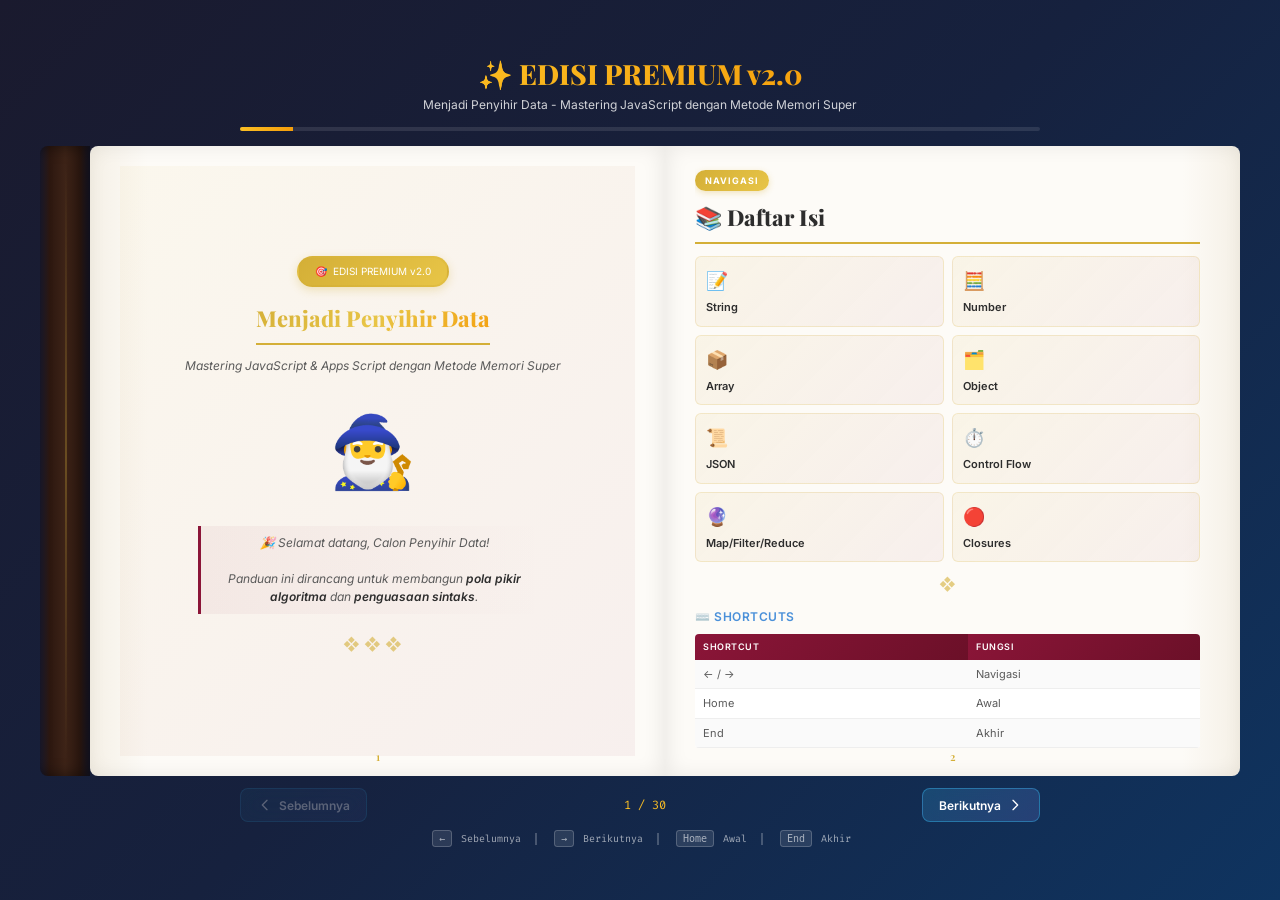
<file: ebook.html>
<!DOCTYPE html>
<html lang="id">
<head>
    <meta charset="UTF-8">
    <meta name="viewport" content="width=device-width, initial-scale=1.0">
    <title>✨ EDISI PREMIUM v2.0 - Menjadi Penyihir Data</title>
    <link href="https://fonts.googleapis.com/css2?family=Playfair+Display:wght@400;600;700;800;900&family=Inter:wght@300;400;500;600;700&family=Fira+Code:wght@400;500;600&display=swap" rel="stylesheet">
    <style>
        :root {
            --cream: #FDFBF7;
            --cream-dark: #F5F0E6;
            --ink: #2D2D2D;
            --ink-light: #5A5A5A;
            --gold: #D4AF37;
            --gold-light: #E8C547;
            --burgundy: #8B1538;
            --navy: #1A2238;
            --accent-blue: #4A90D9;
        }

        * {
            margin: 0;
            padding: 0;
            box-sizing: border-box;
        }

        html, body {
            width: 100%;
            height: 100%;
            overflow: hidden;
        }

        body {
            font-family: 'Inter', -apple-system, BlinkMacSystemFont, sans-serif;
            background: linear-gradient(135deg, #1a1a2e 0%, #16213e 50%, #0f3460 100%);
            display: flex;
            justify-content: center;
            align-items: center;
            padding: 20px;
        }

        .ebook-wrapper {
            width: 100%;
            max-width: 1400px;
            display: flex;
            flex-direction: column;
            align-items: center;
            justify-content: center;
        }

        .ebook-header {
            text-align: center;
            margin-bottom: 15px;
            color: #fff;
            flex-shrink: 0;
        }

        .ebook-header h1 {
            font-family: 'Playfair Display', serif;
            font-size: 28px;
            font-weight: 800;
            background: linear-gradient(135deg, #fbbf24, #f59e0b);
            -webkit-background-clip: text;
            background-clip: text;
            -webkit-text-fill-color: transparent;
            margin-bottom: 5px;
        }

        .ebook-header p {
            font-size: 12px;
            opacity: 0.8;
        }

        .progress-container {
            background: rgba(255,255,255,0.1);
            border-radius: 10px;
            height: 4px;
            width: 100%;
            max-width: 800px;
            margin-bottom: 15px;
            overflow: hidden;
            flex-shrink: 0;
        }

        .progress-bar {
            height: 100%;
            background: linear-gradient(90deg, #fbbf24, #f59e0b, #fbbf24);
            background-size: 200% 100%;
            animation: shimmer 2s infinite;
            transition: width 0.4s ease;
        }

        @keyframes shimmer {
            0% { background-position: 200% 0; }
            100% { background-position: -200% 0; }
        }

        .book-container {
            display: flex;
            justify-content: center;
            perspective: 2000px;
            flex-grow: 1;
            width: 100%;
            align-items: center;
        }

        .book {
            display: flex;
            width: 100%;
            max-width: 1200px;
            height: 100%;
            max-height: 650px;
            position: relative;
            transform-style: preserve-3d;
        }

        .book-spine {
            width: 50px;
            background: linear-gradient(90deg, 
                #1a1a2e 0%, 
                #2D1810 20%, 
                #3D2317 50%, 
                #2D1810 80%, 
                #1a1a2e 100%);
            border-radius: 8px 0 0 8px;
            position: relative;
            box-shadow: inset -5px 0 15px rgba(0,0,0,0.5);
            flex-shrink: 0;
        }

        .book-spine::before {
            content: '';
            position: absolute;
            top: 20px;
            bottom: 20px;
            left: 50%;
            width: 2px;
            background: linear-gradient(180deg, 
                transparent, 
                rgba(212, 175, 55, 0.3), 
                transparent);
        }

        .page {
            flex: 1;
            background: var(--cream);
            padding: 20px 30px;
            position: relative;
            overflow: hidden;
            display: flex;
            flex-direction: column;
        }

        .page.left {
            background: linear-gradient(to right, #F5F0E6 0%, #FDFBF7 10%, #FDFBF7 100%);
            border-radius: 8px 0 0 8px;
            box-shadow: inset -3px 0 20px rgba(0,0,0,0.08);
        }

        .page.right {
            background: linear-gradient(to left, #F5F0E6 0%, #FDFBF7 10%, #FDFBF7 100%);
            border-radius: 0 8px 8px 0;
            box-shadow: inset 3px 0 20px rgba(0,0,0,0.08);
        }

        .page-content {
            flex: 1;
            overflow-y: auto;
            line-height: 1.5;
            padding-right: 10px;
        }

        .page-content::-webkit-scrollbar {
            width: 4px;
        }

        .page-content::-webkit-scrollbar-track {
            background: rgba(0,0,0,0.05);
        }

        .page-content::-webkit-scrollbar-thumb {
            background: var(--gold);
            border-radius: 2px;
        }

        .page-content h1 {
            font-family: 'Playfair Display', serif;
            font-size: 22px;
            font-weight: 800;
            color: var(--ink);
            margin-bottom: 12px;
            padding-bottom: 8px;
            border-bottom: 2px solid var(--gold);
        }

        .page-content h2 {
            font-family: 'Playfair Display', serif;
            font-size: 15px;
            font-weight: 700;
            color: var(--burgundy);
            margin: 14px 0 8px;
        }

        .page-content h3 {
            font-size: 12px;
            font-weight: 600;
            color: var(--accent-blue);
            margin: 12px 0 6px;
            text-transform: uppercase;
            letter-spacing: 0.5px;
        }

        .page-content h4 {
            font-size: 12px;
            font-weight: 600;
            color: var(--ink);
            margin: 10px 0 5px;
        }

        .page-content p {
            font-size: 12px;
            color: var(--ink-light);
            margin-bottom: 8px;
            text-align: justify;
        }

        .page-content strong {
            font-weight: 600;
            color: var(--ink);
        }

        .page-content code {
            font-family: 'Fira Code', monospace;
            font-size: 11px;
            background: rgba(74, 144, 217, 0.1);
            padding: 2px 5px;
            border-radius: 4px;
            color: #c7254e;
        }

        .page-content pre {
            background: linear-gradient(135deg, #1e1e2e, #2d2d44);
            color: #e0e0e0;
            border-radius: 6px;
            padding: 10px;
            margin: 8px 0;
            overflow-x: auto;
            font-family: 'Fira Code', monospace;
            font-size: 10px;
            line-height: 1.4;
            border-left: 2px solid var(--gold);
        }

        .page-content pre code {
            background: transparent;
            padding: 0;
            color: inherit;
        }

        .page-content blockquote {
            border-left: 3px solid var(--burgundy);
            padding: 8px 12px;
            margin: 8px 0;
            color: var(--ink-light);
            background: linear-gradient(90deg, rgba(139, 21, 56, 0.05), transparent);
            border-radius: 0 4px 4px 0;
            font-style: italic;
            font-size: 12px;
        }

        .page-content ul, .page-content ol {
            margin: 8px 0;
            padding-left: 18px;
        }

        .page-content li {
            margin-bottom: 5px;
            font-size: 12px;
            color: var(--ink-light);
        }

        .page-content table {
            width: 100%;
            border-collapse: collapse;
            margin: 8px 0;
            font-size: 11px;
            background: #fff;
            border-radius: 4px;
            overflow: hidden;
        }

        .page-content th {
            background: linear-gradient(135deg, var(--burgundy), #6B1028);
            color: #fff;
            font-weight: 600;
            text-align: left;
            padding: 6px 8px;
            text-transform: uppercase;
            font-size: 9px;
            letter-spacing: 0.5px;
        }

        .page-content td {
            padding: 6px 8px;
            border-bottom: 1px solid #eee;
            color: var(--ink-light);
        }

        .page-content tr:nth-child(even) {
            background: #fafafa;
        }

        .chapter-badge {
            display: inline-block;
            background: linear-gradient(135deg, var(--gold), var(--gold-light));
            color: #fff;
            padding: 4px 10px;
            border-radius: 15px;
            font-size: 9px;
            font-weight: 700;
            text-transform: uppercase;
            letter-spacing: 1px;
            margin-bottom: 10px;
            box-shadow: 0 2px 6px rgba(212, 175, 55, 0.3);
        }

        .tip-box {
            background: linear-gradient(135deg, rgba(52, 211, 153, 0.1), rgba(52, 211, 153, 0.05));
            border-left: 3px solid #34d399;
            border-radius: 4px;
            padding: 8px;
            margin: 8px 0;
            font-size: 11px;
        }

        .warning-box {
            background: linear-gradient(135deg, rgba(248, 113, 113, 0.1), rgba(248, 113, 113, 0.05));
            border-left: 3px solid #f87171;
            border-radius: 4px;
            padding: 8px;
            margin: 8px 0;
            font-size: 11px;
        }

        .page-number {
            position: absolute;
            bottom: 12px;
            left: 50%;
            transform: translateX(-50%);
            font-family: 'Playfair Display', serif;
            font-size: 11px;
            color: var(--gold);
            font-weight: 600;
        }

        .nav-container {
            display: flex;
            justify-content: space-between;
            align-items: center;
            margin-top: 12px;
            width: 100%;
            max-width: 800px;
            flex-shrink: 0;
        }

        .nav-btn {
            background: linear-gradient(135deg, rgba(56, 189, 248, 0.2), rgba(129, 140, 248, 0.2));
            border: 1px solid rgba(56, 189, 248, 0.4);
            color: #fff;
            padding: 8px 16px;
            border-radius: 8px;
            cursor: pointer;
            font-family: 'Inter', sans-serif;
            font-weight: 600;
            font-size: 12px;
            display: flex;
            align-items: center;
            gap: 6px;
            transition: all 0.3s ease;
            backdrop-filter: blur(10px);
        }

        .nav-btn:hover:not(:disabled) {
            background: linear-gradient(135deg, rgba(56, 189, 248, 0.3), rgba(129, 140, 248, 0.3));
            transform: translateY(-2px);
            box-shadow: 0 5px 15px rgba(56, 189, 248, 0.3);
        }

        .nav-btn:disabled {
            opacity: 0.3;
            cursor: not-allowed;
        }

        .page-indicator {
            font-family: 'Fira Code', monospace;
            font-size: 12px;
            color: #fbbf24;
        }

        .keyboard-hint {
            font-family: 'Fira Code', monospace;
            font-size: 10px;
            color: rgba(255,255,255,0.6);
            text-align: center;
            margin-top: 10px;
            flex-shrink: 0;
        }

        .keyboard-hint kbd {
            background: rgba(255,255,255,0.1);
            padding: 2px 6px;
            border-radius: 3px;
            margin: 0 3px;
            border: 1px solid rgba(255,255,255,0.2);
        }

        .cover-page {
            display: flex;
            flex-direction: column;
            justify-content: center;
            align-items: center;
            text-align: center;
            height: 100%;
            background: linear-gradient(135deg, rgba(212, 175, 55, 0.05), rgba(139, 21, 56, 0.05));
        }

        .cover-badge {
            display: inline-flex;
            align-items: center;
            gap: 6px;
            background: linear-gradient(135deg, var(--gold), var(--gold-light));
            border: 2px solid rgba(212, 175, 55, 0.3);
            padding: 6px 16px;
            border-radius: 20px;
            font-size: 10px;
            color: #fff;
            margin-bottom: 15px;
            box-shadow: 0 3px 10px rgba(212, 175, 55, 0.3);
        }

        .cover-title {
            font-family: 'Playfair Display', serif;
            font-size: 36px;
            font-weight: 900;
            background: linear-gradient(135deg, var(--gold) 0%, var(--gold-light) 50%, #f59e0b 100%);
            -webkit-background-clip: text;
            background-clip: text;
            -webkit-text-fill-color: transparent;
            margin-bottom: 10px;
        }

        .cover-subtitle {
            font-size: 12px;
            color: var(--ink-light);
            margin-bottom: 20px;
            font-style: italic;
        }

        .cover-emoji {
            font-size: 70px;
            margin: 15px 0;
        }

        .toc-grid {
            display: grid;
            grid-template-columns: repeat(2, 1fr);
            gap: 8px;
            margin-top: 12px;
        }

        .toc-item {
            background: linear-gradient(135deg, rgba(212, 175, 55, 0.08), rgba(139, 21, 56, 0.05));
            border: 1px solid rgba(212, 175, 55, 0.2);
            border-radius: 6px;
            padding: 10px;
            cursor: pointer;
            transition: all 0.3s ease;
        }

        .toc-item:hover {
            background: linear-gradient(135deg, rgba(212, 175, 55, 0.15), rgba(139, 21, 56, 0.08));
            border-color: var(--gold);
            transform: translateX(3px);
        }

        .toc-item-icon {
            font-size: 18px;
            margin-bottom: 5px;
        }

        .toc-item-title {
            font-weight: 600;
            color: var(--ink);
            font-size: 11px;
        }

        .toc-item-page {
            font-size: 9px;
            color: var(--ink-light);
            font-family: 'Fira Code', monospace;
            margin-top: 3px;
        }

        .ornament {
            text-align: center;
            font-size: 16px;
            color: var(--gold);
            margin: 10px 0;
            opacity: 0.6;
        }

        @media (max-height: 700px) {
            .book {
                max-height: 500px;
            }
            
            .ebook-header h1 {
                font-size: 22px;
            }
            
            .cover-title {
                font-size: 28px;
            }
            
            .page-content h1 {
                font-size: 18px;
            }
        }
    </style>
</head>
<body>
    <div class="ebook-wrapper">
        <div class="ebook-header">
            <h1>✨ EDISI PREMIUM v2.0</h1>
            <p>Menjadi Penyihir Data - Mastering JavaScript dengan Metode Memori Super</p>
        </div>

        <div class="progress-container">
            <div class="progress-bar" id="progressBar"></div>
        </div>

        <div class="book-container">
            <div class="book">
                <div class="book-spine"></div>
                <div class="page left" id="pageLeft"></div>
                <div class="page right" id="pageRight"></div>
            </div>
        </div>

        <div class="nav-container">
            <button class="nav-btn" id="prevBtn" onclick="prevPage()">
                <svg width="16" height="16" fill="none" stroke="currentColor" viewBox="0 0 24 24">
                    <path stroke-linecap="round" stroke-linejoin="round" stroke-width="2" d="M15 19l-7-7 7-7"/>
                </svg>
                Sebelumnya
            </button>
            
            <div class="page-indicator">
                <span id="currentPage">1</span> / <span id="totalPages">--</span>
            </div>
            
            <button class="nav-btn" id="nextBtn" onclick="nextPage()">
                Berikutnya
                <svg width="16" height="16" fill="none" stroke="currentColor" viewBox="0 0 24 24">
                    <path stroke-linecap="round" stroke-linejoin="round" stroke-width="2" d="M9 5l7 7-7 7"/>
                </svg>
            </button>
        </div>

        <div class="keyboard-hint">
            <kbd>←</kbd> Sebelumnya &nbsp;|&nbsp; <kbd>→</kbd> Berikutnya &nbsp;|&nbsp; <kbd>Home</kbd> Awal &nbsp;|&nbsp; <kbd>End</kbd> Akhir
        </div>
    </div>

    <script>
        const pages = [
            {
                left: `<div class="page-content cover-page">
                    <div class="cover-badge"><span>🎯</span> EDISI PREMIUM v2.0</div>
                    <h1 class="cover-title">Menjadi Penyihir Data</h1>
                    <p class="cover-subtitle">Mastering JavaScript & Apps Script dengan Metode Memori Super</p>
                    <div class="cover-emoji">🧙‍♂️</div>
                    <blockquote style="max-width:350px;">
                        🎉 Selamat datang, Calon Penyihir Data!<br><br>
                        Panduan ini dirancang untuk membangun <strong>pola pikir algoritma</strong> dan <strong>penguasaan sintaks</strong>.
                    </blockquote>
                    <div class="ornament">❖ ❖ ❖</div>
                </div><div class="page-number">1</div>`,
                right: `<div class="page-content">
                    <span class="chapter-badge">Navigasi</span>
                    <h1>📚 Daftar Isi</h1>
                    <div class="toc-grid">
                        <div class="toc-item" onclick="goToPage(2)"><div class="toc-item-icon">📝</div><div class="toc-item-title">String</div></div>
                        <div class="toc-item" onclick="goToPage(8)"><div class="toc-item-icon">🧮</div><div class="toc-item-title">Number</div></div>
                        <div class="toc-item" onclick="goToPage(11)"><div class="toc-item-icon">📦</div><div class="toc-item-title">Array</div></div>
                        <div class="toc-item" onclick="goToPage(16)"><div class="toc-item-icon">🗂️</div><div class="toc-item-title">Object</div></div>
                        <div class="toc-item" onclick="goToPage(19)"><div class="toc-item-icon">📜</div><div class="toc-item-title">JSON</div></div>
                        <div class="toc-item" onclick="goToPage(21)"><div class="toc-item-icon">⏱️</div><div class="toc-item-title">Control Flow</div></div>
                        <div class="toc-item" onclick="goToPage(24)"><div class="toc-item-icon">🔮</div><div class="toc-item-title">Map/Filter/Reduce</div></div>
                        <div class="toc-item" onclick="goToPage(27)"><div class="toc-item-icon">🔴</div><div class="toc-item-title">Closures</div></div>
                    </div>
                    <div class="ornament">❖</div>
                    <h3>⌨️ Shortcuts</h3>
                    <table><tr><th>Shortcut</th><th>Fungsi</th></tr><tr><td>← / →</td><td>Navigasi</td></tr><tr><td>Home</td><td>Awal</td></tr><tr><td>End</td><td>Akhir</td></tr></table>
                </div><div class="page-number">2</div>`
            },
            {
                left: `<div class="page-content">
                    <span class="chapter-badge">Bab 0</span>
                    <h1>📝 1. String Manipulation</h1>
                    <blockquote><strong>⚔️ Persenjataan Dasar:</strong> Kuasai perkakas dasar terlebih dahulu.</blockquote>
                    <h2>🔧 toLowerCase() / toUpperCase()</h2>
                    <p><strong>MANTRA PENYERAGAM</strong> - Perbandingan case-insensitive.</p>
                    <pre><code>"Admin".toLowerCase() === "admin"\n// → true\n\n"hello".toUpperCase()\n// → "HELLO"</code></pre>
                    <h3>🧬 Unicode & Case Sensitivity</h3>
                    <p>Dalam komputer, setiap karakter diwakili oleh kode <strong>Unicode</strong>. 'A' kapital ≠ 'a' kecil.</p>
                    <h3>🔬 Algoritma toLowerCase()</h3>
                    <ol><li>Iterasi setiap karakter</li><li>Cek Unicode range (A-Z)</li><li>Jika kapital, +32 ke Unicode</li><li>Build string baru</li><li>Return hasil</li></ol>
                </div><div class="page-number">3</div>`,
                right: `<div class="page-content">
                    <div class="warning-box"><strong>⚠️ Edge Cases:</strong><ul><li>String Immutable - tidak mengubah asli!</li><li>Karakter non-huruf tidak terpengaruh</li><li>Locale: untuk Turki, gunakan toLocaleLowerCase('tr')</li></ul></div>
                    <h3>💡 Aplikasi</h3>
                    <h4>1. Validasi Email:</h4>
                    <pre><code>const email = "  User@Example.COM  ";\nconst normalized = email.trim().toLowerCase();\n// "user@example.com"</code></pre>
                    <h4>2. Case-Insensitive Search:</h4>
                    <pre><code>const products = ["Laptop", "MOUSE"];\nconst search = "mouse";\nconst found = products.filter(p => \n    p.toLowerCase().includes(search)\n);</code></pre>
                    <h4>3. Normalisasi:</h4>
                    <pre><code>function equal(s1, s2) {\n    return s1.toLowerCase() === s2.toLowerCase();\n}\nequal("Hello", "HELLO"); // true</code></pre>
                </div><div class="page-number">4</div>`
            },
            {
                left: `<div class="page-content">
                    <h2>✂️ trim() - MANTRA PEMANGKAS</h2>
                    <p>Hapus spasi di awal/akhir.</p>
                    <pre><code>"  user123  ".trim()\n// → "user123"</code></pre>
                    <h2>🔍 includes()</h2>
                    <p>Cek apakah mengandung teks.</p>
                    <pre><code>"Saya suka kopi".includes("kopi")\n// → true\n\n"JavaScript".includes("python")\n// → false</code></pre>
                    <h2>🔗 split()</h2>
                    <p>String → Array</p>
                    <pre><code>"Apel,Jeruk,Mangga".split(",")\n// → ["Apel", "Jeruk", "Mangga"]\n\n"Hello World".split(" ")\n// → ["Hello", "World"]</code></pre>
                </div><div class="page-number">5</div>`,
                right: `<div class="page-content">
                    <h2>🔄 replace() / replaceAll()</h2>
                    <p>Mengganti teks.</p>
                    <pre><code>"Rp 5.000".replace(".", "")\n// → "Rp 5000"\n\n"Halo".replaceAll("l", "r")\n// → "Haror"\n\n"bla bla".replace("bla", "x")\n// → "x bla"\n\n"bla bla".replaceAll("bla", "x")\n// → "x x"</code></pre>
                    <h2>📏 padStart() / padEnd()</h2>
                    <pre><code>"7".padStart(3, "0")\n// → "007"\n\n"42".padEnd(5, "*")\n// → "42***"\n\nfunction formatInvoice(num) {\n    return "INV-" + num.toString()\n        .padStart(6, '0');\n}\nformatInvoice(123); // "INV-000123"</code></pre>
                    <h2>💬 Template Literals</h2>
                    <pre><code>const nama = "Budi";\nconst skor = 95;\n\n// Cara baru\nconst greeting = \`Halo \${nama}, \nskor: \${skor}\`;\n// "Halo Budi, skor: 95"</code></pre>
                </div><div class="page-number">6</div>`
            },
            {
                left: `<div class="page-content">
                    <h2>🧠 Latihan: Pembersih Data</h2>
                    <blockquote><strong>🎯 Skenario:</strong> Input user berantakan dengan spasi dan case tidak konsisten.</blockquote>
                    <h3>Langkah:</h3>
                    <ol><li><strong>Trim:</strong> <code>trim()</code></li><li><strong>Lowercase:</strong> <code>toLowerCase()</code></li><li><strong>Pecah:</strong> <code>split(" ")[0]</code></li></ol>
                    <pre><code>const input = "  BUDI SANTOSO  ";\n\nconst namaDepan = input\n    .trim()\n    .toLowerCase()\n    .split(" ")[0];\n\nconsole.log(namaDepan); // "budi"</code></pre>
                    <div class="tip-box"><strong>💡 Tips:</strong> Method chaining membuat kode lebih clean!</div>
                    <h2>⚔️ Latihan</h2>
                    <table><tr><th>Level</th><th>Tantangan</th></tr><tr><td>1</td><td>Sensor Kata</td></tr><tr><td>2</td><td>Inisial Nama</td></tr><tr><td>3</td><td>Slugify</td></tr></table>
                </div><div class="page-number">7</div>`,
                right: `<div class="page-content">
                    <h3>✅ Solusi</h3>
                    <h4>LEVEL 1: Sensor Kata</h4>
                    <pre><code>function sensor(kalimat, kata) {\n    const s = "*".repeat(kata.length);\n    return kalimat.replaceAll(kata, s);\n}\n\nsensor("Anjing galak", "Anjing");\n// → "****** galak"</code></pre>
                    <h4>LEVEL 2: Inisial Nama</h4>
                    <pre><code>function inisial(nama) {\n    return nama\n        .split(" ")\n        .map(k => k[0].toUpperCase() + ".")\n        .join(" ");\n}\n\ninisial("Budi Santoso");\n// → "B. S."</code></pre>
                    <h4>LEVEL 3: Slugify</h4>
                    <pre><code>function slugify(teks) {\n    return teks\n        .toLowerCase()\n        .trim()\n        .split(" ")\n        .join("-");\n}\n\nslugify("Belajar JS");\n// → "belajar-js"</code></pre>
                </div><div class="page-number">8</div>`
            },
            {
                left: `<div class="page-content">
                    <h2>🧬 String Deep Dive</h2>
                    <h3>📖 Apa itu String?</h3>
                    <p>String adalah urutan karakter. Jika Object adalah <strong>kamus</strong> dan Array adalah <strong>daftar belanja</strong>, maka String adalah <strong>kalimat</strong>.</p>
                    <pre><code>const nama = "Budi";\n// ["B", "u", "d", "i"]\n\nnama[0] // → "B"\nnama[1] // → "u"\nnama.length // → 4</code></pre>
                    <h3>🎯 Mengapa Penting?</h3>
                    <ol><li>Input Processing</li><li>Data Parsing</li><li>Template Generation</li><li>URL/Slug Creation</li><li>Data Cleaning</li></ol>
                    <h3>📚 Framework Algoritmik</h3>
                    <pre><code>┌──────────────────────────────┐\n│  1. ANALISIS INPUT/OUTPUT    │\n│     - Input: String seperti? │\n│     - Output: apa?           │\n│     - Transformasi: apa?     │\n└──────────────────────────────┘\n           ↓\n┌──────────────────────────────┐\n│  2. OPERASI DASAR            │\n│     - Akses: str[index]      │\n│     - Slice: slice()         │\n│     - Search: includes()     │\n│     - Replace: replace()     │\n│     - Split/Join             │\n└──────────────────────────────┘</code></pre>
                </div><div class="page-number">9</div>`,
                right: `<div class="page-content">
                    <h3>🔬 Step-by-Step Guide</h3>
                    <h4>1. MENGAKSES KARAKTER</h4>
                    <pre><code>const teks = "Hello World";\n\n// Bracket notation\nteks[0]  // "H"\nteks[4]  // "o"\n\n// charAt()\nteks.charAt(5);  // " "\n\n// Loop\nfor (let i = 0; i < teks.length; i++) {\n    console.log(teks[i]);\n}\n\n// for...of\nfor (const c of teks) {\n    console.log(c);\n}</code></pre>
                    <h4>2. SLICING</h4>
                    <pre><code>const kalimat = "JavaScript";\n\nkalimat.slice(0, 4);\n// → "Java"\n\nkalimat.slice(4);\n// → "Script"\n\nkalimat.slice(-3);\n// → "ipt"\n\n// Extract nama depan\n"Budi Santoso".split(" ")[0];\n// → "Budi"</code></pre>
                </div><div class="page-number">10</div>`
            },
            {
                left: `<div class="page-content">
                    <h4>3. MENCARI SUBSTRING</h4>
                    <pre><code>const email = "budi@example.com";\n\n// includes()\nemail.includes("@");  // true\nemail.includes("gmail");  // false\n\n// indexOf()\nemail.indexOf("@");  // 4\nemail.indexOf("z");  // -1\n\n// Validasi email\nfunction isValidEmail(email) {\n    if (!email.includes("@")) return false;\n    if (email.indexOf("@") === 0) return false;\n    const at = email.indexOf("@");\n    const after = email.slice(at);\n    if (!after.includes(".")) return false;\n    return true;\n}</code></pre>
                    <h4>4. REPLACE</h4>
                    <pre><code>const kalimat = "Saya suka kopi";\n\nkalimat.replace("suka", "cinta");\n// "Saya cinta kopi"\n\nkalimat.replaceAll("a", "o");\n// "Soyo suko kopi"\n\n// Sensor kata\nfunction sensor(kalimat, kata) {\n    return kalimat.replaceAll(\n        kata, \n        "*".repeat(kata.length)\n    );\n}</code></pre>
                </div><div class="page-number">11</div>`,
                right: `<div class="page-content">
                    <h4>5. SPLIT & JOIN</h4>
                    <pre><code>// SPLIT\nconst csv = "a,b,c";\ncsv.split(",");  // ["a","b","c"]\n\n"Hello World".split(" ");\n// ["Hello", "World"]\n\n// JOIN\nconst arr = ["a", "b", "c"];\narr.join(", ");  // "a, b, c"\narr.join("-");   // "a-b-c"\narr.join("");    // "abc"\n\n// Slugify\nfunction slugify(teks) {\n    return teks\n        .toLowerCase()\n        .trim()\n        .split(" ")\n        .join("-");\n}</code></pre>
                    <h4>6. PADDING</h4>
                    <pre><code>"7".padStart(3, "0");\n// → "007"\n\n"42".padEnd(5, "*");\n// → "42***"\n\n// Format invoice\nfunction formatInv(num, year) {\n    const n = num.toString()\n        .padStart(6, "0");\n    return \`INV/\${year}/\${n}\`;\n}\n\nformatInv(123, 2024);\n// "INV/2024/000123"</code></pre>
                </div><div class="page-number">12</div>`
            },
            {
                left: `<div class="page-content">
                    <h4>7. TEMPLATE LITERALS</h4>
                    <pre><code>const nama = "Budi";\nconst umur = 25;\n\n// Cara lama\nconst s1 = "Halo, " + nama;\n\n// Cara baru\nconst s2 = \`Halo, \${nama}\`;\n\n// Expression\nconst harga = 100000;\nconst diskon = 0.1;\n\nconst invoice = \`
================================
Harga: Rp \${harga.toLocaleString()}\nDiskon: \${(diskon*100).toFixed(0)}%\n================================
\`;</code></pre>
                    <h4>8. STRING BUILDING</h4>
                    <pre><code>// Reverse string\nfunction reverse(str) {\n    let result = "";\n    for (let i = str.length-1; i >= 0; i--) {\n        result += str[i];\n    }\n    return result;\n}\nreverse("Hello"); // "olleH"\n\n// Hapus spasi\nfunction noSpace(str) {\n    let r = "";\n    for (const c of str) {\n        if (c !== " ") r += c;\n    }\n    return r;\n}</code></pre>
                </div><div class="page-number">13</div>`,
                right: `<div class="page-content">
                    <h3>⚠️ Edge Cases</h3>
                    <table><tr><th>Jebakan</th><th>Solusi</th></tr><tr><td>Immutable</td><td>Assign ke variabel baru</td></tr><tr><td>IndexOutOfBounds</td><td>Cek length</td></tr><tr><td>CaseSensitive</td><td>toLowerCase()</td></tr><tr><td>Null/Undefined</td><td>Cek existence</td></tr></table>
                    <h3>💡 Sanitizer</h3>
                    <pre><code>function sanitize(input) {\n    return input\n        .trim()\n        .toLowerCase()\n        .replace(/[^a-z0-9 ]/g, "")\n        .replace(/\\s+/g, " ");\n}\n\nsanitize("  User@123!  ");\n// → "user123"</code></pre>
                    <h3>📊 Kompleksitas</h3>
                    <table><tr><th>Operasi</th><th>Time</th></tr><tr><td>Access</td><td>O(1)</td></tr><tr><td>Length</td><td>O(1)</td></tr><tr><td>Slice</td><td>O(k)</td></tr><tr><td>Concat</td><td>O(n)</td></tr><tr><td>Search</td><td>O(n)</td></tr><tr><td>Replace</td><td>O(n)</td></tr><tr><td>Split</td><td>O(n)</td></tr></table>
                </div><div class="page-number">14</div>`
            },
            {
                left: `<div class="page-content">
                    <span class="chapter-badge">Bab 0</span>
                    <h1>🧮 2. Number & Math</h1>
                    <blockquote>Jangan biarkan angka merusak perhitungan.</blockquote>
                    <h2>🔢 toFixed(n)</h2>
                    <p><strong>MANTRA MATA UANG</strong> - Format desimal.</p>
                    <div class="warning-box"><strong>⚠️ Jebakan:</strong> Return STRING!</div>
                    <pre><code>123.4567.toFixed(2)\n// → "123.46"\n\n(10/3).toFixed(3)\n// → "3.333"\n\ntypeof (123.456).toFixed(2)\n// → "string"\n\n// Back to number:\nparseFloat("123.46")\n// → 123.46</code></pre>
                    <h3>🔬 Algoritma toFixed()</h3>
                    <ol><li>Terima n (0-100)</li><li>Round half up</li><li>Padding nol jika perlu</li><li>Return string</li></ol>
                </div><div class="page-number">15</div>`,
                right: `<div class="page-content">
                    <h2>🔄 parseInt / parseFloat</h2>
                    <pre><code>// parseInt\nparseInt("100px")  // → 100\nparseInt("10.5")   // → 10\nparseInt("010", 10) // → 10 (selalu radix!)\n\n// parseFloat\nparseFloat("10.5kg")  // → 10.5\nparseFloat("3.14")    // → 3.14\n\n// Number()\nNumber("123")    // → 123\nNumber("abc")    // → NaN</code></pre>
                    <h2>🎲 Math.random()</h2>
                    <pre><code>// Random 0-1\nMath.random()\n// → 0.123456...\n\n// Random range\nfunction random(min, max) {\n    return Math.floor(\n        Math.random() * (max - min + 1)\n    ) + min;\n}\n\nrandom(1, 6);  // Dadu\nrandom(1, 100); // 1-100</code></pre>
                    <div class="warning-box"><strong>⚠️ Floating Point:</strong> 0.1 + 0.2 = 0.30000000000000004. Solusi: toFixed()</div>
                </div><div class="page-number">16</div>`
            },
            {
                left: `<div class="page-content">
                    <h3>🧬 IEEE 754</h3>
                    <p>JavaScript menggunakan <strong>64-bit floating point</strong>. Semua angka adalah float.</p>
                    <h3>💡 Aplikasi</h3>
                    <h4>1. Format Rupiah:</h4>
                    <pre><code>const price = 1234.567;\n\n// Basic\nprice.toFixed(2);  // "1234.57"\n\n// Indonesia format\nnew Intl.NumberFormat('id-ID', {\n    style: 'currency',\n    currency: 'IDR'\n}).format(price);\n// → "Rp 1.234,57"</code></pre>
                    <h4>2. Random ID:</h4>
                    <pre><code>function genId() {\n    return 'ID-' + Math.floor(\n        Math.random() * 1000000\n    ).toString().padStart(6, '0');\n}\n\ngenId(); // "ID-047382"</code></pre>
                    <h3>📊 MAX_SAFE_INTEGER</h3>
                    <pre><code>Number.MAX_SAFE_INTEGER\n// → 9007199254740991\n\n// Di atas ini tidak akurat!</code></pre>
                </div><div class="page-number">17</div>`,
                right: `<div class="page-content">
                    <span class="chapter-badge">Bab 0</span>
                    <h1>📦 3. Array Utilities</h1>
                    <blockquote>Array adalah <strong>daftar belanja</strong>.</blockquote>
                    <h3>📖 Apa itu Array?</h3>
                    <pre><code>const buah = ["Apel", "Jeruk"];\nconst angka = [1, 2, 3, 4, 5];\n\n// Akses\nbuah[0]  // "Apel"\nbuah[1]  // "Jeruk"\n\n// Length\nbuah.length  // 2\n\n// Update\nbuah[1] = "Pisang";</code></pre>
                    <h2>push() / pop()</h2>
                    <pre><code>const arr = [1, 2, 3];\n\narr.push(4);\n// [1, 2, 3, 4]\n\nconst removed = arr.pop();\n// arr = [1, 2, 3]\n// removed = 4</code></pre>
                    <h2>slice() - TIDAK MUTASI</h2>
                    <pre><code>const arr = [1, 2, 3, 4, 5];\n\narr.slice(1, 3);   // [2, 3]\narr.slice(2);      // [3, 4, 5]\narr.slice(-2);     // [4, 5]\narr.slice();       // Copy</code></pre>
                </div><div class="page-number">18</div>`
            },
            {
                left: `<div class="page-content">
                    <h2>splice() - MUTASI!</h2>
                    <pre><code>const arr = [1, 2, 3, 4, 5];\n\n// Hapus 2 dari index 1\narr.splice(1, 2);\n// arr = [1, 4, 5]\n\n// Tambah di index 1\narr.splice(1, 0, 'a', 'b');\n// arr = [1, 'a', 'b', 4, 5]\n\n// Replace\narr.splice(1, 2, 'x');\n// arr = [1, 'x', 4, 5]</code></pre>
                    <h2>join()</h2>
                    <pre><code>const arr = ['a', 'b', 'c'];\n\narr.join(', ');  // "a, b, c"\narr.join('-');   // "a-b-c"\narr.join('');    // "abc"</code></pre>
                    <h2>includes() / find() / findIndex()</h2>
                    <pre><code>[1,2,3].includes(2);  // true\n\nusers.find(u => u.id === 2);\n\narr.findIndex(x => x > 5);</code></pre>
                    <h2>sort()</h2>
                    <pre><code>// Ascending\nnumbers.sort((a,b) => a - b);\n\n// Descending\nnumbers.sort((a,b) => b - a);\n\n// String\nusers.sort((a,b) => \n    a.name.localeCompare(b.name)\n);</code></pre>
                </div><div class="page-number">19</div>`,
                right: `<div class="page-content">
                    <h2>📊 map() - Transformasi</h2>
                    <pre><code>const angka = [1, 2, 3, 4];\n\nconst kuadrat = angka.map(x => x * x);\n// [1, 4, 9, 16]\n\nconst produk = [\n    { nama: "Laptop", harga: 5000000 }\n];\n\nconst nama = produk.map(p => p.nama);\n// ["Laptop"]</code></pre>
                    <h2>🔍 filter() - Seleksi</h2>
                    <pre><code>const angka = [1, 2, 3, 4, 5, 6];\n\nconst genap = angka.filter(x => x % 2 === 0);\n// [2, 4, 6]\n\nconst mahal = produk.filter(\n    p => p.harga > 1000000\n);</code></pre>
                    <h2>➕ reduce() - Akumulasi</h2>
                    <pre><code>const angka = [1, 2, 3, 4];\n\nconst total = angka.reduce(\n    (acc, x) => acc + x, \n    0\n);\n// → 10</code></pre>
                    <div class="tip-box"><strong>💡 Tips:</strong> map/filter/reduce TIDAK mengubah array asli!</div>
                </div><div class="page-number">20</div>`
            },
            {
                left: `<div class="page-content">
                    <h2>🔥 Method Chaining</h2>
                    <pre><code>const products = [\n    { name: "Laptop", price: 5000000, stock: 10 },\n    { name: "Mouse", price: 100000, stock: 0 }\n];\n\n// Filter tersedia, sort desc, ambil nama\nconst result = products\n    .filter(p => p.stock > 0)\n    .sort((a, b) => b.price - a.price)\n    .map(p => p.name);\n\n// → ["Laptop"]</code></pre>
                    <h3>📊 Kompleksitas Array</h3>
                    <table><tr><th>Operasi</th><th>Time</th></tr><tr><td>Access</td><td>O(1)</td></tr><tr><td>push/pop</td><td>O(1)</td></tr><tr><td>shift/unshift</td><td>O(n)</td></tr><tr><td>splice</td><td>O(n)</td></tr><tr><td>map/filter</td><td>O(n)</td></tr><tr><td>reduce</td><td>O(n)</td></tr><tr><td>find</td><td>O(n)</td></tr><tr><td>sort</td><td>O(n log n)</td></tr></table>
                </div><div class="page-number">21</div>`,
                right: `<div class="page-content">
                    <span class="chapter-badge">Bab 0</span>
                    <h1>🗂️ 4. Object Utilities</h1>
                    <blockquote>Object adalah <strong>kamus</strong> key-value.</blockquote>
                    <h2>📋 Object.keys/values/entries</h2>
                    <pre><code>const user = {\n    name: "Budi",\n    age: 25,\n    city: "Jakarta"\n};\n\nObject.keys(user);\n// ["name", "age", "city"]\n\nObject.values(user);\n// ["Budi", 25, "Jakarta"]\n\nObject.entries(user);\n// [["name","Budi"], ["age",25], ...]</code></pre>
                    <h2>🔄 Spread Operator</h2>
                    <pre><code>const defaults = { theme: "dark" };\nconst prefs = { lang: "id" };\n\nconst config = { ...defaults, ...prefs };\n// { theme: "dark", lang: "id" }</code></pre>
                    <h2>🔐 Object.freeze()</h2>
                    <pre><code>const obj = { name: "Budi" };\nObject.freeze(obj);\n\nobj.name = "Ani"; // ❌ Gagal!</code></pre>
                </div><div class="page-number">22</div>`
            },
            {
                left: `<div class="page-content">
                    <span class="chapter-badge">Bab 0</span>
                    <h1>📜 5. JSON</h1>
                    <blockquote>JSON adalah format standar pertukaran data.</blockquote>
                    <h2>📤 JSON.stringify()</h2>
                    <pre><code>const user = { name: "Budi", age: 25 };\n\nconst json = JSON.stringify(user);\n// '{"name":"Budi","age":25}'\n\n// Pretty print\nJSON.stringify(user, null, 2);\n/*\n{\n  "name": "Budi",\n  "age": 25\n}\n*/</code></pre>
                    <h2>📥 JSON.parse()</h2>
                    <pre><code>const json = '{"name":"Budi","age":25}';\nconst obj = JSON.parse(json);\n\nconsole.log(obj.name); // "Budi"</code></pre>
                    <div class="warning-box"><strong>⚠️ JSON Limitations:</strong> Tidak bisa function, undefined, Symbol, atau Date (jadi string)!</div>
                </div><div class="page-number">23</div>`,
                right: `<div class="page-content">
                    <span class="chapter-badge">Bab 0</span>
                    <h1>⏱️ 6. Control Flow</h1>
                    <h2>if / else - PERSIMPANGAN</h2>
                    <pre><code>const nilai = 85;\n\nif (nilai >= 90) {\n    console.log("A");\n} else if (nilai >= 80) {\n    console.log("B");\n} else {\n    console.log("C");\n}</code></pre>
                    <h2>for Loop - LANGKAH TERHITUNG</h2>
                    <pre><code>// Basic for\nfor (let i = 0; i < 5; i++) {\n    console.log(i);\n}\n// 0, 1, 2, 3, 4\n\n// Loop array\nconst arr = [1, 2, 3];\nfor (let i = 0; i < arr.length; i++) {\n    console.log(arr[i]);\n}</code></pre>
                    <h2>while Loop - PENJAGAAN</h2>
                    <pre><code>let i = 0;\nwhile (i < 5) {\n    console.log(i);\n    i++;\n}\n// 0, 1, 2, 3, 4</code></pre>
                </div><div class="page-number">24</div>`
            },
            {
                left: `<div class="page-content">
                    <h2>break / continue / return</h2>
                    <pre><code>// break - keluar dari loop\nfor (let i = 0; i < 10; i++) {\n    if (i === 5) break;\n    console.log(i);\n}\n// 0, 1, 2, 3, 4\n\n// continue - skip iteration\nfor (let i = 0; i < 5; i++) {\n    if (i === 2) continue;\n    console.log(i);\n}\n// 0, 1, 3, 4\n\n// return - keluar dari function\nfunction findEven(arr) {\n    for (const x of arr) {\n        if (x % 2 === 0) return x;\n    }\n    return null;\n}</code></pre>
                    <h2>for...of & for...in</h2>
                    <pre><code>// for...of (arrays)\nconst arr = [1, 2, 3];\nfor (const x of arr) {\n    console.log(x);\n}\n\n// for...in (objects)\nconst obj = { a: 1, b: 2 };\nfor (const key in obj) {\n    console.log(key, obj[key]);\n}</code></pre>
                </div><div class="page-number">25</div>`,
                right: `<div class="page-content">
                    <span class="chapter-badge">Bab 1</span>
                    <h1>🔮 7. Map, Filter, Reduce</h1>
                    <h2>📊 .map() - Transformasi</h2>
                    <blockquote><strong>Model Mental:</strong> Pabrik ajaib yang mengubah setiap item.</blockquote>
                    <pre><code>// Model Mental:\n// [1, 2, 3] → [map x2] → [2, 4, 6]\n\nconst angka = [1, 2, 3, 4];\nconst double = angka.map(x => x * 2);\n// [2, 4, 6, 8]\n\n// Real world: Rupiah → Dolar\nconst rupiah = [10000, 20000, 30000];\nconst kurs = 0.000067;\nconst dolar = rupiah.map(r => \n    (r * kurs).toFixed(2)\n);\n// ["0.67", "1.34", "2.01"]</code></pre>
                    <h3>🔬 Algoritma Internal map()</h3>
                    <pre><code>// Implementasi manual\nfunction manualMap(arr, fn) {\n    const result = [];\n    for (let i = 0; i < arr.length; i++) {\n        result.push(fn(arr[i], i, arr));\n    }\n    return result;\n}\n\nmanualMap([1,2,3], x => x*2);\n// [2, 4, 6]</code></pre>
                </div><div class="page-number">26</div>`
            },
            {
                left: `<div class="page-content">
                    <h2>🔍 .filter() - Seleksi</h2>
                    <blockquote><strong>Model Mental:</strong> Gerbang penjaga yang hanya loloskan item tertentu.</blockquote>
                    <pre><code>// Model Mental:\n// [1, 2, 3, 4] → [filter genap] → [2, 4]\n\nconst angka = [1, 2, 3, 4, 5, 6];\nconst genap = angka.filter(x => x % 2 === 0);\n// [2, 4, 6]\n\n// Real world: Produk > $100\nconst products = [\n    { name: "Laptop", price: 1000 },\n    { name: "Mouse", price: 50 },\n    { name: "Keyboard", price: 150 }\n];\n\nconst mahal = products.filter(\n    p => p.price > 100\n);</code></pre>
                    <h3>🔬 Algoritma Internal filter()</h3>
                    <pre><code>function manualFilter(arr, predicate) {\n    const result = [];\n    for (const item of arr) {\n        if (predicate(item)) {\n            result.push(item);\n        }\n    }\n    return result;\n}</code></pre>
                </div><div class="page-number">27</div>`,
                right: `<div class="page-content">
                    <h2>➕ .reduce() - Pemadatan</h2>
                    <blockquote><strong>Model Mental:</strong> Kuali alkemis yang menggabungkan semua item jadi satu.</blockquote>
                    <pre><code>// Model Mental:\n// [1, 2, 3, 4] → [reduce +] → 10\n\nconst angka = [1, 2, 3, 4];\nconst total = angka.reduce(\n    (acc, x) => acc + x, \n    0\n);\n// 10\n\n// Step by step:\n// acc=0, x=1 → 1\n// acc=1, x=2 → 3\n// acc=3, x=3 → 6\n// acc=6, x=4 → 10</code></pre>
                    <h3>💡 Aplikasi reduce()</h3>
                    <pre><code>// Total harga\nconst total = products.reduce(\n    (acc, p) => acc + p.price, \n    0\n);\n\n// Grouping\nconst grouped = items.reduce(\n    (acc, item) => {\n        const key = item.category;\n        if (!acc[key]) acc[key] = [];\n        acc[key].push(item);\n        return acc;\n    }, \n    {}\n);</code></pre>
                </div><div class="page-number">28</div>`
            },
            {
                left: `<div class="page-content">
                    <span class="chapter-badge">Advanced</span>
                    <h1>🔴 8. Closures & Scope</h1>
                    <blockquote>Scope = siapa yang boleh tahu rahasia.</blockquote>
                    <h2>📖 Scope Chain</h2>
                    <pre><code>let globalVar = "global";\n\nfunction outer() {\n    let outerVar = "outer";\n    \n    function inner() {\n        let innerVar = "inner";\n        console.log(globalVar); // ✅\n        console.log(outerVar);  // ✅\n        console.log(innerVar);  // ✅\n    }\n    \n    console.log(innerVar); // ❌ Error!\n}</code></pre>
                    <h2>🧬 Closure</h2>
                    <pre><code>function createCounter() {\n    let count = 0; // Private!\n    \n    return function() {\n        count++;\n        return count;\n    };\n}\n\nconst counter = createCounter();\ncounter(); // → 1\ncounter(); // → 2\ncounter(); // → 3</code></pre>
                    <div class="tip-box"><strong>💡 Closure:</strong> Function mengingat environment-nya!</div>
                </div><div class="page-number">29</div>`,
                right: `<div class="page-content">
                    <h2>⚠️ Closure dalam Loop</h2>
                    <div class="warning-box"><pre><code>// ❌ MASALAH\nfor (var i = 0; i < 3; i++) {\n    setTimeout(() => console.log(i), 100);\n}\n// → 3, 3, 3\n\n// ✅ SOLUSI: let\nfor (let i = 0; i < 3; i++) {\n    setTimeout(() => console.log(i), 100);\n}\n// → 0, 1, 2</code></pre></div>
                    <h2>💡 Aplikasi</h2>
                    <h3>Data Privacy:</h3>
                    <pre><code>function createAccount(balance) {\n    let _balance = balance;\n    return {\n        deposit: (amt) => {\n            _balance += amt;\n            return _balance;\n        },\n        getBalance: () => _balance\n    };\n}</code></pre>
                    <h3>Memoization:</h3>
                    <pre><code>function memoize(fn) {\n    const cache = {};\n    return function(...args) {\n        const key = JSON.stringify(args);\n        if (cache[key]) return cache[key];\n        return cache[key] = fn(...args);\n    };\n}</code></pre>
                </div><div class="page-number">30</div>`
            }
        ];

        let currentPage = 0;
        const totalPages = pages.length;

        function renderPage(index) {
            document.getElementById('pageLeft').innerHTML = pages[index].left;
            document.getElementById('pageRight').innerHTML = pages[index].right;
            document.getElementById('currentPage').textContent = index * 2 + 1;
            document.getElementById('totalPages').textContent = totalPages * 2;
            document.getElementById('progressBar').style.width = ((index + 1) / totalPages * 100) + '%';
            document.getElementById('prevBtn').disabled = index === 0;
            document.getElementById('nextBtn').disabled = index === totalPages - 1;
        }

        function nextPage() {
            if (currentPage < totalPages - 1) {
                currentPage++;
                renderPage(currentPage);
            }
        }

        function prevPage() {
            if (currentPage > 0) {
                currentPage--;
                renderPage(currentPage);
            }
        }

        function goToPage(pageNum) {
            const spreadIndex = Math.floor((pageNum - 1) / 2);
            if (spreadIndex >= 0 && spreadIndex < totalPages) {
                currentPage = spreadIndex;
                renderPage(currentPage);
            }
        }

        document.addEventListener('keydown', (e) => {
            if (e.key === 'ArrowRight') nextPage();
            if (e.key === 'ArrowLeft') prevPage();
            if (e.key === 'Home') { currentPage = 0; renderPage(currentPage); }
            if (e.key === 'End') { currentPage = totalPages - 1; renderPage(currentPage); }
        });

        renderPage(currentPage);
    </script>
</body>
</html>
</file>
